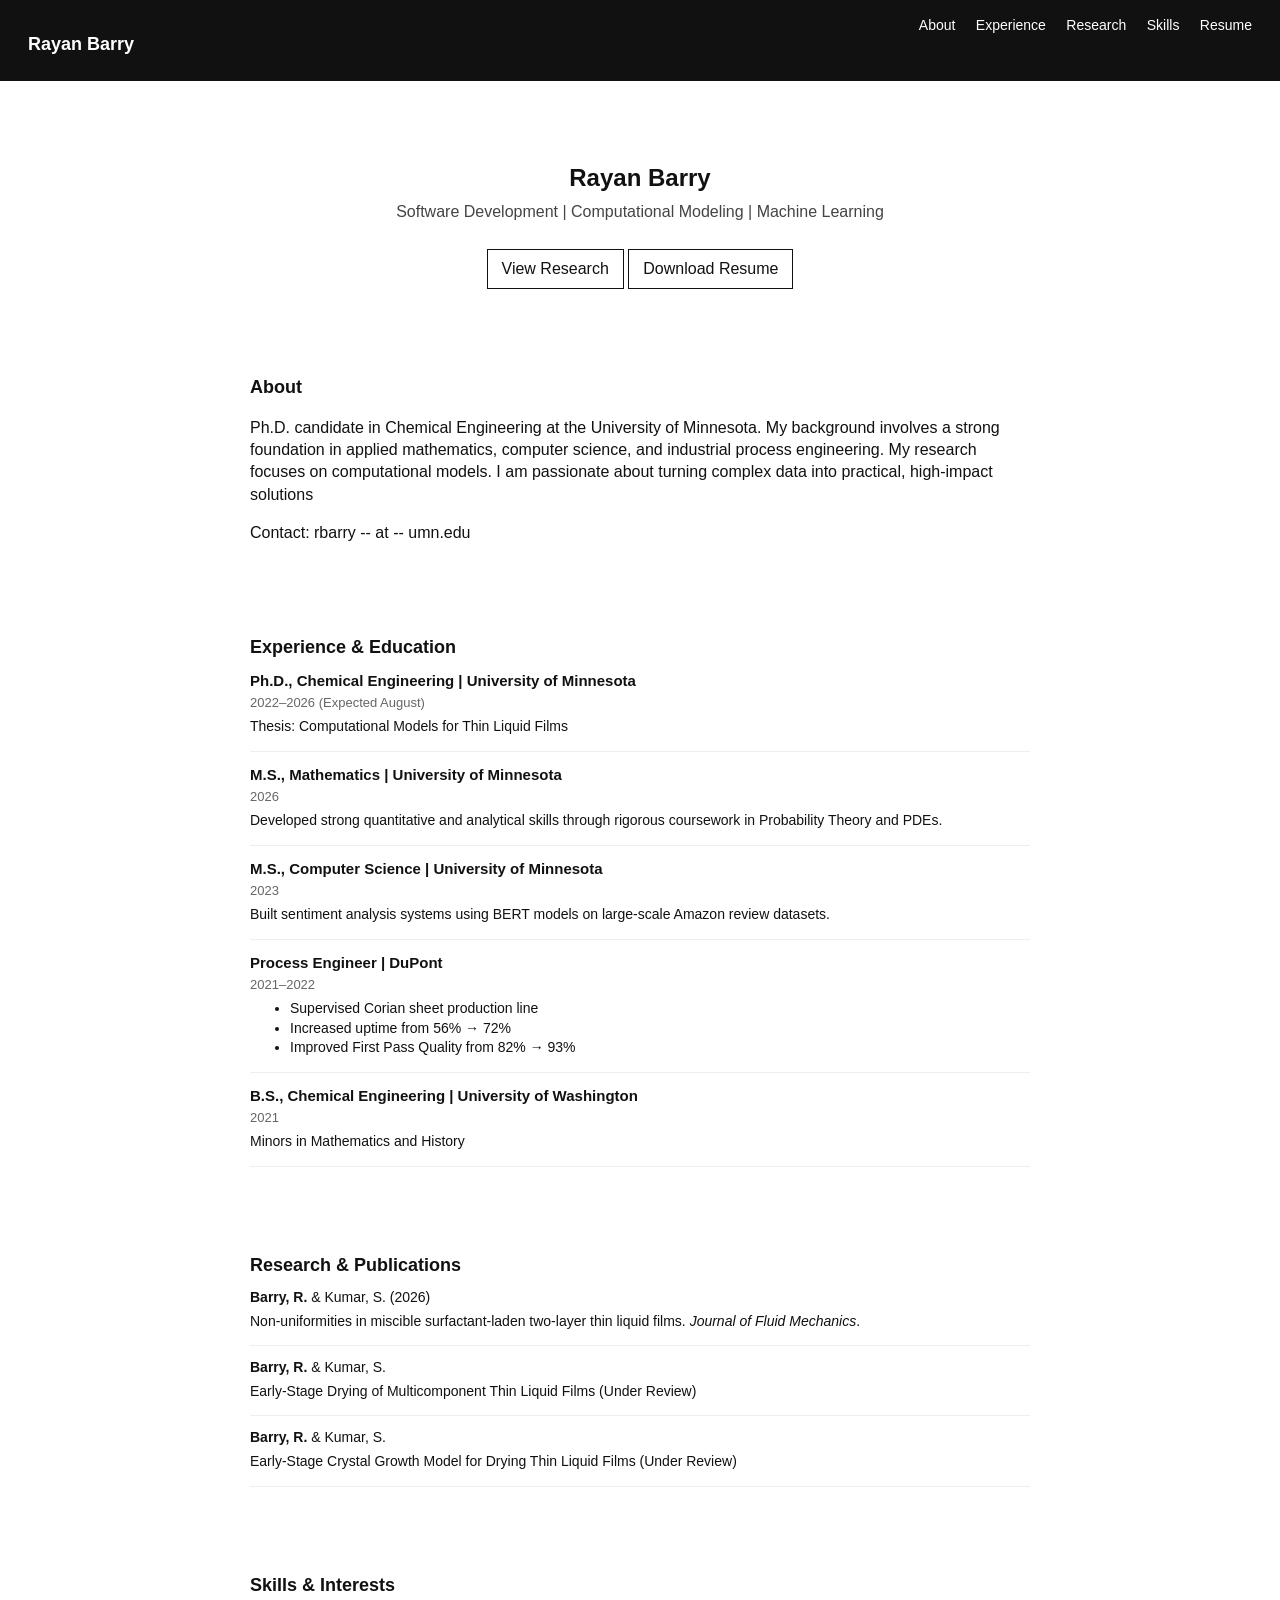
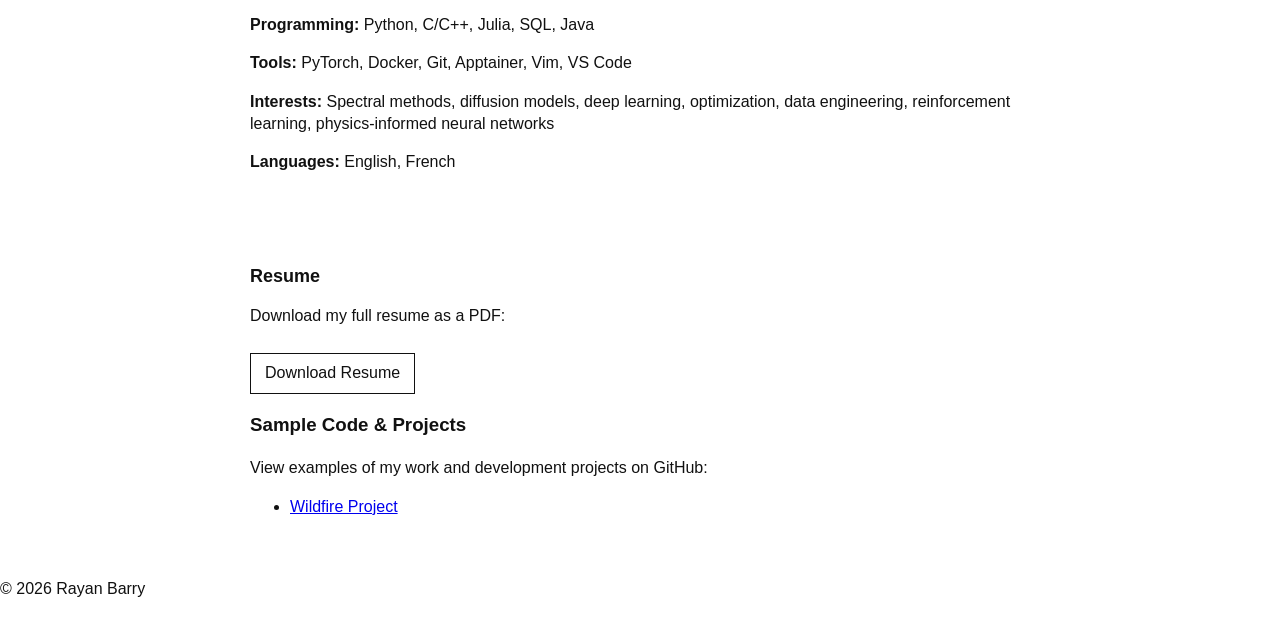
<file: index.html>
<!DOCTYPE html>
<html>
<head>
  <meta charset="UTF-8">
  <title>Rayan Barry</title>
  <link rel="stylesheet" href="style.css">
</head>

<body>

<!-- NAV -->
<nav>
  <h2>Rayan Barry</h2>
  <div>
    <a href="#about">About</a>
    <a href="#experience">Experience</a>
    <a href="#research">Research</a>
    <a href="#skills">Skills</a>
    <a href="#resume">Resume</a>
  </div>
</nav>

<!-- HERO -->
<section class="hero">
  <h1>Rayan Barry</h1>
  <p>Software Development | Computational Modeling | Machine Learning</p>

  <div class="buttons">
    <a href="#research">View Research</a>
    <a href="Barry_26_Git.pdf" target="_blank">Download Resume</a>
  </div>
</section>

<!-- ABOUT -->
<section id="about">
  <h2>About</h2>
  <p>
    Ph.D. candidate in Chemical Engineering at the University of Minnesota.
    My background involves a strong foundation in applied mathematics, computer science, and industrial process engineering.
    My research focuses on computational models. I am passionate about turning complex data into practical, high-impact solutions
  </p>

  <p>
    Contact: rbarry -- at -- umn.edu
  </p>
</section>

<!-- EXPERIENCE -->
<section id="experience">
  <h2>Experience & Education</h2>

  <div class="item">
    <h3>Ph.D., Chemical Engineering | University of Minnesota</h3>
    <span>2022–2026 (Expected August)</span>
    <p>Thesis: Computational Models for Thin Liquid Films</p>
  </div>

  <div class="item">
    <h3>M.S., Mathematics | University of Minnesota</h3>
    <span>2026</span>
    <p>Developed strong quantitative and analytical skills through rigorous coursework in Probability Theory and PDEs. </p>
  </div>

  <div class="item">
    <h3>M.S., Computer Science | University of Minnesota</h3>
    <span>2023</span>
    <p>
      Built sentiment analysis systems using BERT models on large-scale Amazon review datasets.
    </p>
  </div>

  <div class="item">
    <h3>Process Engineer | DuPont</h3>
    <span>2021–2022</span>
    <ul>
      <li>Supervised Corian sheet production line</li>
      <li>Increased uptime from 56% → 72%</li>
      <li>Improved First Pass Quality from 82% → 93%</li>
    </ul>
  </div>

  <div class="item">
    <h3>B.S., Chemical Engineering | University of Washington</h3>
    <span>2021</span>
    <p>Minors in Mathematics and History</p>
  </div>

</section>

<!-- RESEARCH -->
<section id="research">
  <h2>Research & Publications</h2>

  <div class="item">
    <p><strong>Barry, R.</strong> & Kumar, S. (2026)</p>
    <p>
      Non-uniformities in miscible surfactant-laden two-layer thin liquid films.
      <em>Journal of Fluid Mechanics</em>.
    </p>
  </div>

  <div class="item">
    <p><strong>Barry, R.</strong> & Kumar, S.</p>
    <p>Early-Stage Drying of Multicomponent Thin Liquid Films (Under Review)</p>
  </div>

  <div class="item">
    <p><strong>Barry, R.</strong> & Kumar, S.</p>
    <p>Early-Stage Crystal Growth Model for Drying Thin Liquid Films (Under Review)</p>
  </div>

</section>

<!-- SKILLS -->
<section id="skills">
  <h2>Skills & Interests</h2>

  <p><strong>Programming:</strong> Python, C/C++, Julia, SQL, Java</p>
  <p><strong>Tools:</strong> PyTorch, Docker, Git, Apptainer, Vim, VS Code</p>

  <p>
    <strong>Interests:</strong> Spectral methods, diffusion models, deep learning,
    optimization, data engineering, reinforcement learning, physics-informed neural networks
  </p>

  <p><strong>Languages:</strong> English, French</p>
</section>

<!-- RESUME -->
<section id="resume">
  <h2>Resume</h2>

  <p>
    Download my full resume as a PDF:
  </p>

  <a class="button" href="Barry_26_Git.pdf" target="_blank" rel="noopener noreferrer">
    Download Resume
  </a>

  <h3>Sample Code & Projects</h3>
  <p>
    View examples of my work and development projects on GitHub:
  </p>

  <ul>
    <li>
      <a href="https://github.com/RayanJobs/WildfireProject" target="_blank" rel="noopener noreferrer">
        Wildfire Project
      </a>
    </li>
  </ul>
</section>

<footer>
  <p>© 2026 Rayan Barry</p>
</footer>

</body>
</html>
</file>
<file: style.css>
body {
  font-family: Arial, sans-serif;
  margin: 0;
  line-height: 1.4;
  background: #ffffff;
  color: #111;
}

/* NAV */
nav {
  display: flex;
  justify-content: space-between;
  padding: 14px 28px;
  background: #111;
  color: white;
}

nav a {
  color: white;
  margin-left: 16px;
  text-decoration: none;
  font-size: 14px;
}

/* HERO */
.hero {
  text-align: center;
  padding: 60px 20px 40px;
  background: white;
}

.hero h1 {
  margin-bottom: 6px;
}

.hero p {
  margin-top: 0;
  color: #444;
}

/* SECTIONS */
section {
  max-width: 780px;
  margin: 0 auto;
  padding: 28px 20px;
}

/* HEADINGS */
h2 {
  margin: 18px 0 10px;
  font-size: 18px;
}

/* EXPERIENCE ITEMS */
.item {
  margin-bottom: 12px;
}

.item h3 {
  margin: 0;
  font-size: 15px;
}

.item span {
  font-size: 13px;
  color: #666;
}

.item p, .item ul {
  margin: 4px 0;
  font-size: 14px;
}

/* BUTTONS */
a.button, .buttons a {
  display: inline-block;
  padding: 8px 14px;
  margin-top: 10px;
  border: 1px solid #111;
  text-decoration: none;
  color: #111;
}

a.button:hover {
  background: #111;
  color: white;
}
.item {
  padding-bottom: 10px;
  border-bottom: 1px solid #eee;
}
</file>
